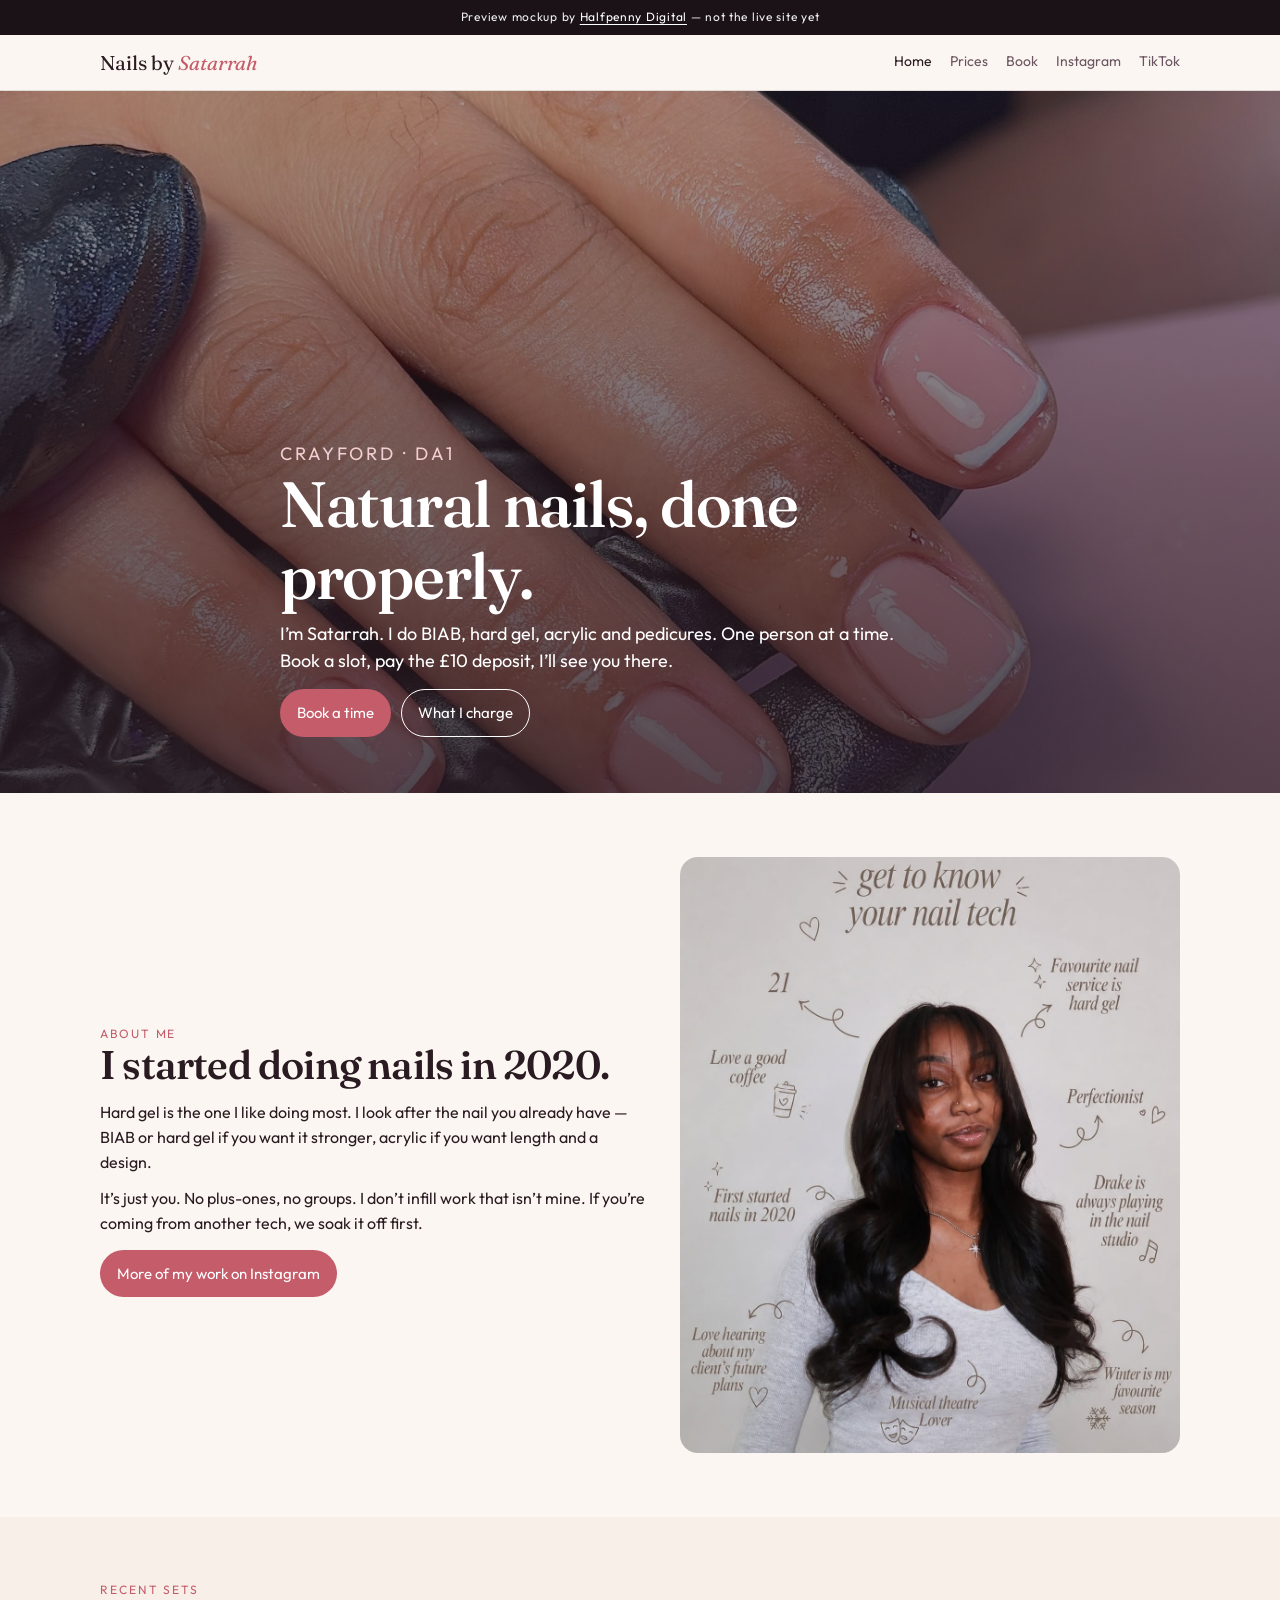
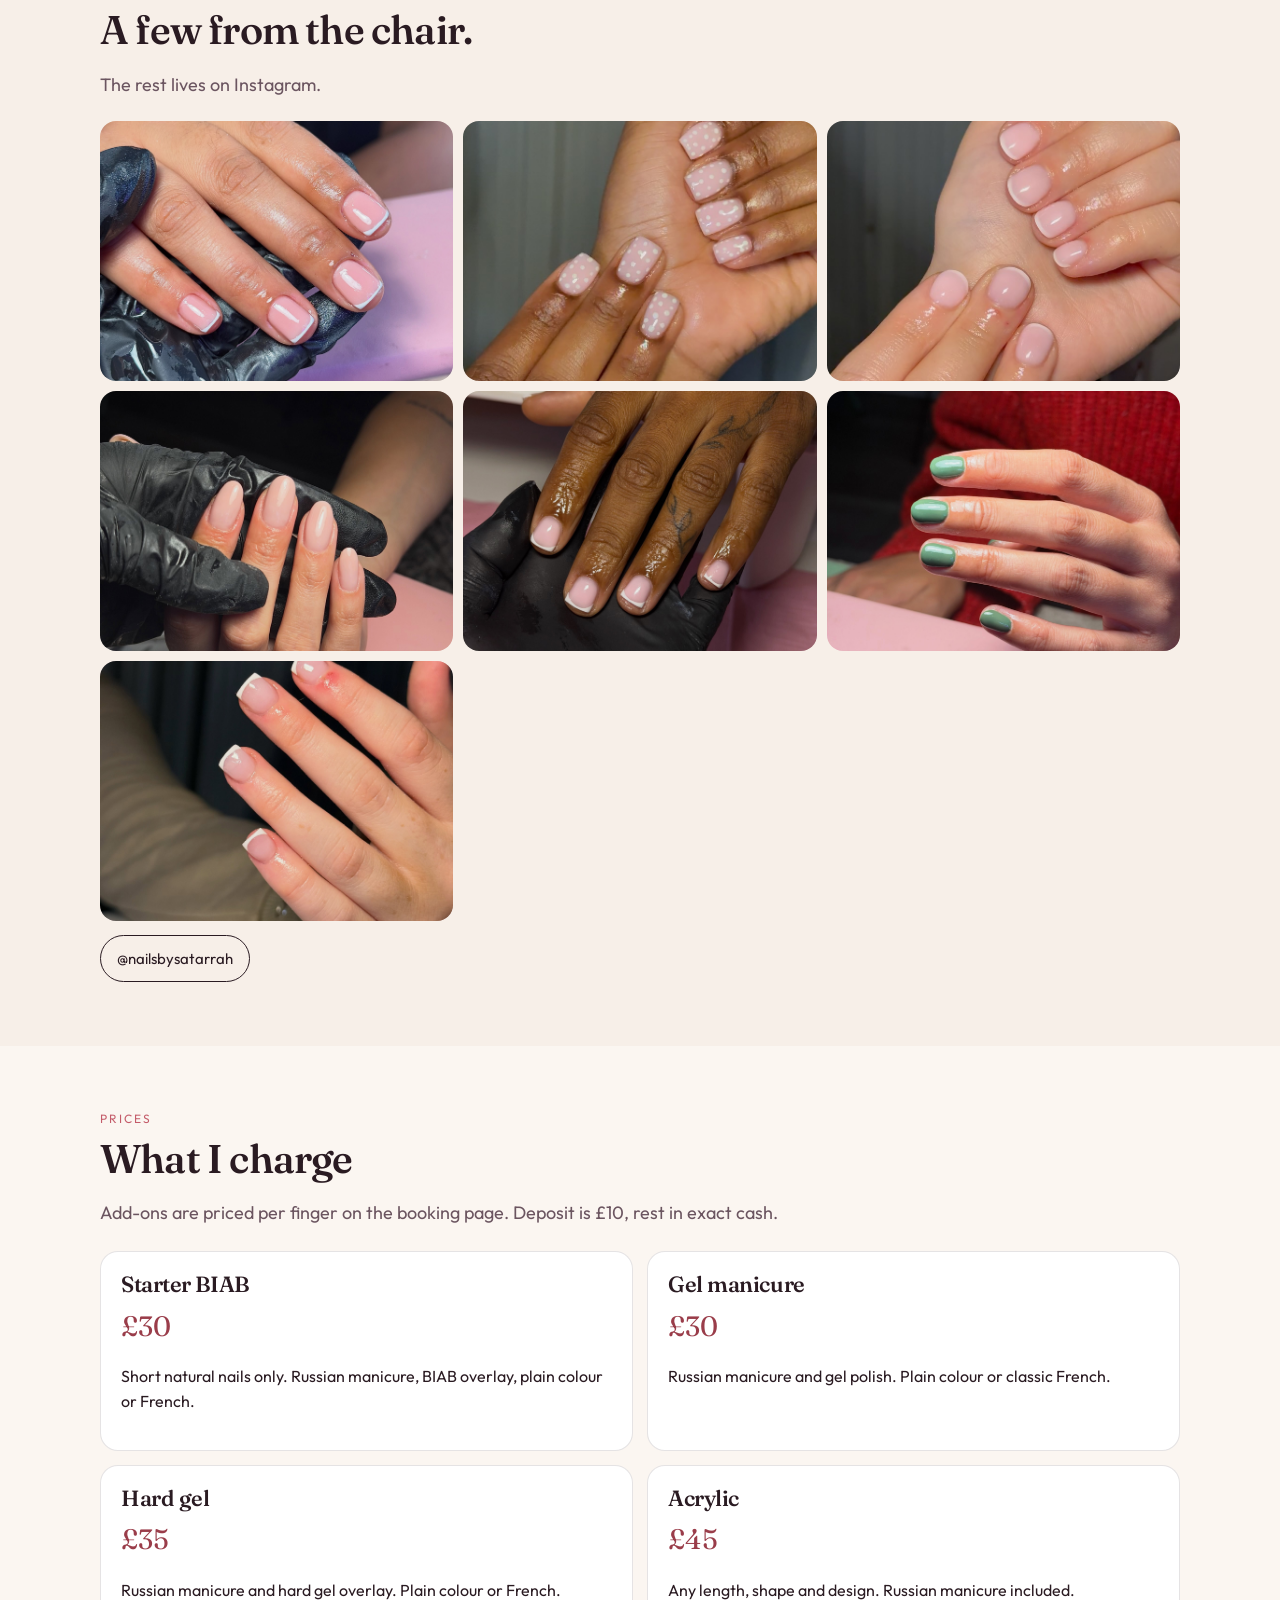
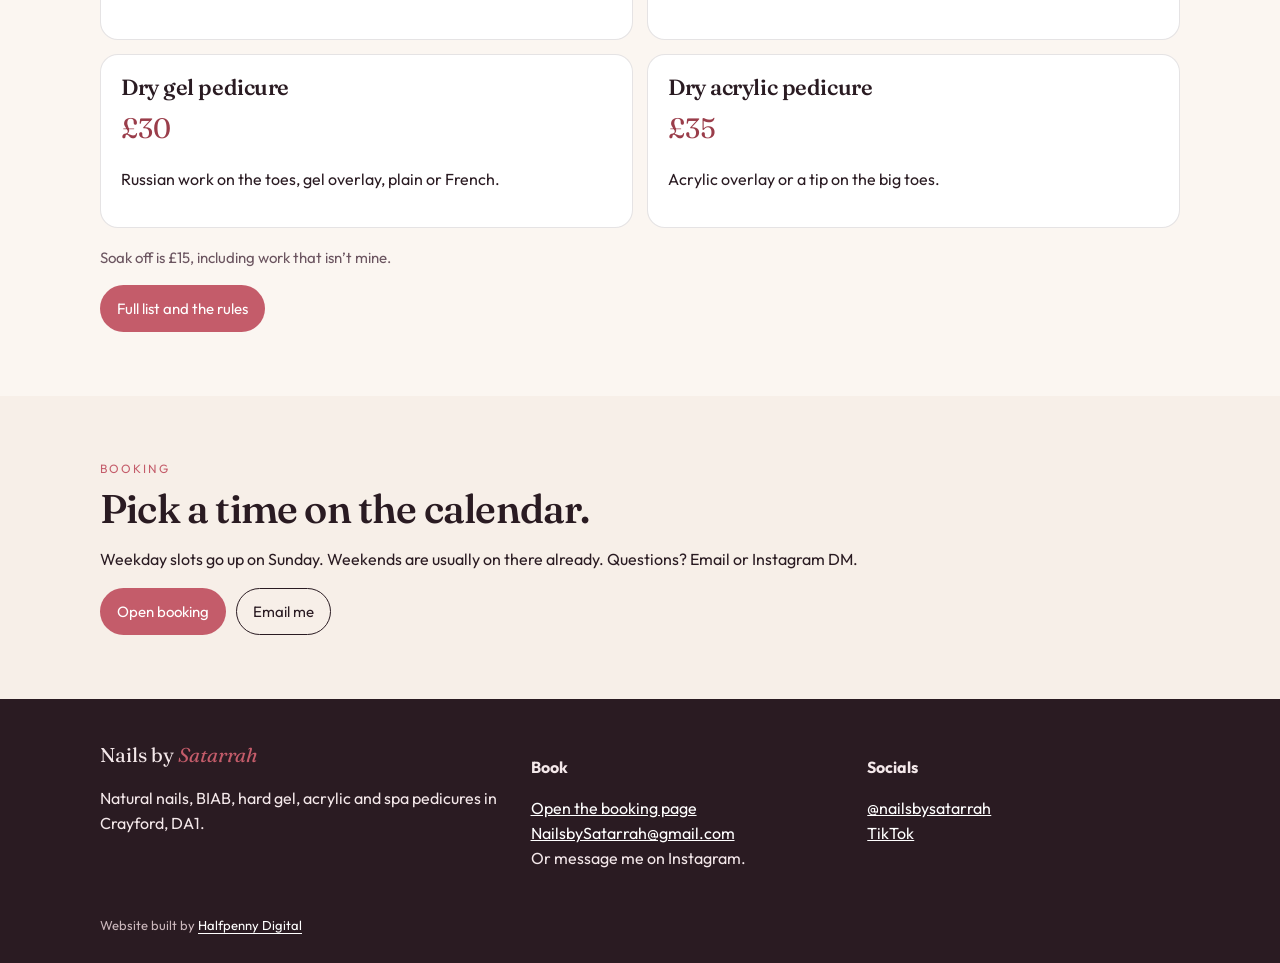
<file: index.html>
<!DOCTYPE html>
<html lang="en">
<head>
  <meta charset="utf-8" />
  <meta name="viewport" content="width=device-width, initial-scale=1" />
  <title>Nails by Satarrah — Crayford, DA1</title>
  <meta name="description" content="I’m Satarrah. Natural nails, BIAB, hard gel, acrylic and pedicures in Crayford. Book online." />
  <link rel="preconnect" href="https://fonts.googleapis.com" />
  <link rel="preconnect" href="https://fonts.gstatic.com" crossorigin />
  <link href="https://fonts.googleapis.com/css2?family=Fraunces:ital,opsz,wght@0,9..144,560;1,9..144,560&family=Outfit:wght@400;500;600&display=swap" rel="stylesheet" />
  <link rel="stylesheet" href="css/styles.css" />
</head>
<body>
  <div id="site-header"></div>

  <section class="hero">
    <img class="hero-img" src="photos/set-01.jpg" alt="French manicure just finished" />
    <div class="wrap hero-copy">
      <p class="kicker">Crayford · DA1</p>
      <h1>Natural nails, done properly.</h1>
      <p>I’m Satarrah. I do BIAB, hard gel, acrylic and pedicures. One person at a time. Book a slot, pay the £10 deposit, I’ll see you there.</p>
      <div class="btn-row">
        <a class="btn" href="https://nailsbysatarrah.as.me/schedule/821e058f" target="_blank" rel="noreferrer">Book a time</a>
        <a class="btn ghost" href="prices.html">What I charge</a>
      </div>
    </div>
  </section>

  <section class="section">
    <div class="wrap split">
      <div class="copy">
        <p class="kicker">About me</p>
        <h2>I started doing nails in 2020.</h2>
        <p>Hard gel is the one I like doing most. I look after the nail you already have — BIAB or hard gel if you want it stronger, acrylic if you want length and a design.</p>
        <p>It’s just you. No plus-ones, no groups. I don’t infill work that isn’t mine. If you’re coming from another tech, we soak it off first.</p>
        <div class="btn-row">
          <a class="btn" href="https://www.instagram.com/nailsbysatarrah/" target="_blank" rel="noreferrer">More of my work on Instagram</a>
        </div>
      </div>
      <figure class="photo-frame">
        <img src="photos/satarrah-about.jpg" alt="Satarrah, nail tech in Crayford" />
      </figure>
    </div>
  </section>

  <section class="section alt">
    <div class="wrap">
      <p class="kicker">Recent sets</p>
      <h2>A few from the chair.</h2>
      <p class="lede">The rest lives on Instagram.</p>
      <div class="gallery photos">
        <img src="photos/set-01.jpg" alt="Pink French set" />
        <img src="photos/set-02.jpg" alt="Pink polka dot set" />
        <img src="photos/set-03.jpg" alt="Recent set" />
        <img src="photos/set-04.jpg" alt="Recent set" />
        <img src="photos/set-05.jpg" alt="Recent set" />
        <img src="photos/set-06.jpg" alt="Recent set" />
        <img src="photos/set-acrylic-01.jpg" alt="Acrylic French set" />
      </div>
      <div class="btn-row">
        <a class="btn ghost" href="https://www.instagram.com/nailsbysatarrah/" target="_blank" rel="noreferrer">@nailsbysatarrah</a>
      </div>
    </div>
  </section>

  <section class="section">
    <div class="wrap">
      <p class="kicker">Prices</p>
      <h2>What I charge</h2>
      <p class="lede">Add-ons are priced per finger on the booking page. Deposit is £10, rest in exact cash.</p>
      <div class="cards two">
        <article class="card"><h3>Starter BIAB</h3><p class="price">£30</p><p>Short natural nails only. Russian manicure, BIAB overlay, plain colour or French.</p></article>
        <article class="card"><h3>Gel manicure</h3><p class="price">£30</p><p>Russian manicure and gel polish. Plain colour or classic French.</p></article>
        <article class="card"><h3>Hard gel</h3><p class="price">£35</p><p>Russian manicure and hard gel overlay. Plain colour or French.</p></article>
        <article class="card"><h3>Acrylic</h3><p class="price">£45</p><p>Any length, shape and design. Russian manicure included.</p></article>
        <article class="card"><h3>Dry gel pedicure</h3><p class="price">£30</p><p>Russian work on the toes, gel overlay, plain or French.</p></article>
        <article class="card"><h3>Dry acrylic pedicure</h3><p class="price">£35</p><p>Acrylic overlay or a tip on the big toes.</p></article>
      </div>
      <p class="note" style="margin-top:18px">Soak off is £15, including work that isn’t mine.</p>
      <div class="btn-row"><a class="btn" href="prices.html">Full list and the rules</a></div>
    </div>
  </section>

  <section class="section alt">
    <div class="wrap">
      <p class="kicker">Booking</p>
      <h2>Pick a time on the calendar.</h2>
      <p>Weekday slots go up on Sunday. Weekends are usually on there already. Questions? Email or Instagram DM.</p>
      <div class="btn-row">
        <a class="btn" href="https://nailsbysatarrah.as.me/schedule/821e058f" target="_blank" rel="noreferrer">Open booking</a>
        <a class="btn ghost" href="mailto:NailsbySatarrah@gmail.com">Email me</a>
      </div>
    </div>
  </section>

  <div id="site-footer"></div>
  <script src="js/site.js"></script>
</body>
</html>
</file>
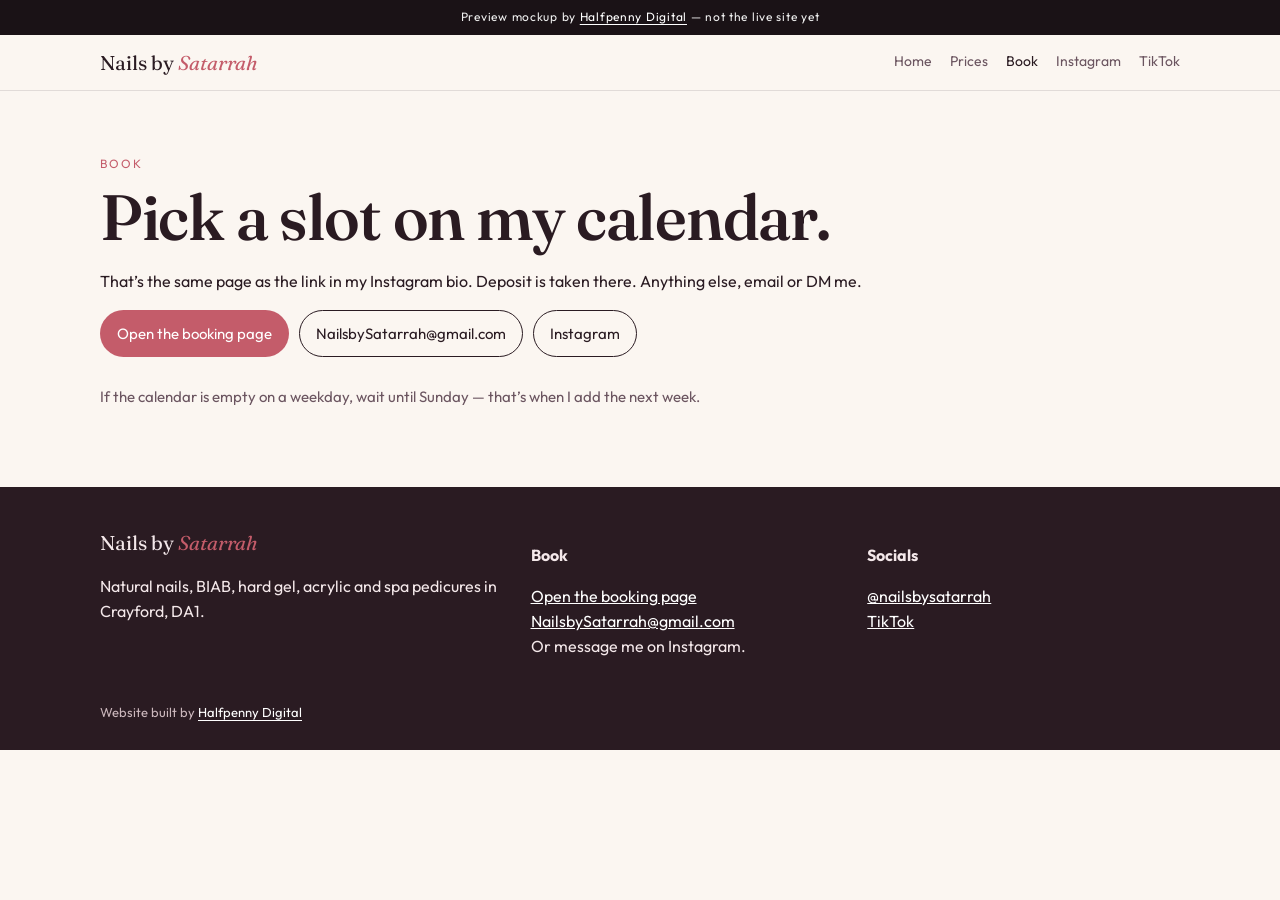
<file: book.html>
<!DOCTYPE html>
<html lang="en">
<head>
  <meta charset="utf-8" />
  <meta name="viewport" content="width=device-width, initial-scale=1" />
  <title>Book — Nails by Satarrah</title>
  <link rel="preconnect" href="https://fonts.googleapis.com" />
  <link rel="preconnect" href="https://fonts.gstatic.com" crossorigin />
  <link href="https://fonts.googleapis.com/css2?family=Fraunces:ital,opsz,wght@0,9..144,560;1,9..144,560&family=Outfit:wght@400;500;600&display=swap" rel="stylesheet" />
  <link rel="stylesheet" href="css/styles.css" />
</head>
<body>
  <div id="site-header"></div>
  <section class="section">
    <div class="wrap">
      <p class="kicker">Book</p>
      <h1>Pick a slot on my calendar.</h1>
      <p>That’s the same page as the link in my Instagram bio. Deposit is taken there. Anything else, email or DM me.</p>
      <div class="btn-row">
        <a class="btn" href="https://nailsbysatarrah.as.me/schedule/821e058f" target="_blank" rel="noreferrer">Open the booking page</a>
        <a class="btn ghost" href="mailto:NailsbySatarrah@gmail.com">NailsbySatarrah@gmail.com</a>
        <a class="btn ghost" href="https://www.instagram.com/nailsbysatarrah/" target="_blank" rel="noreferrer">Instagram</a>
      </div>
      <p class="note" style="margin-top:28px">If the calendar is empty on a weekday, wait until Sunday — that’s when I add the next week.</p>
    </div>
  </section>
  <div id="site-footer"></div>
  <script src="js/site.js"></script>
</body>
</html>
</file>
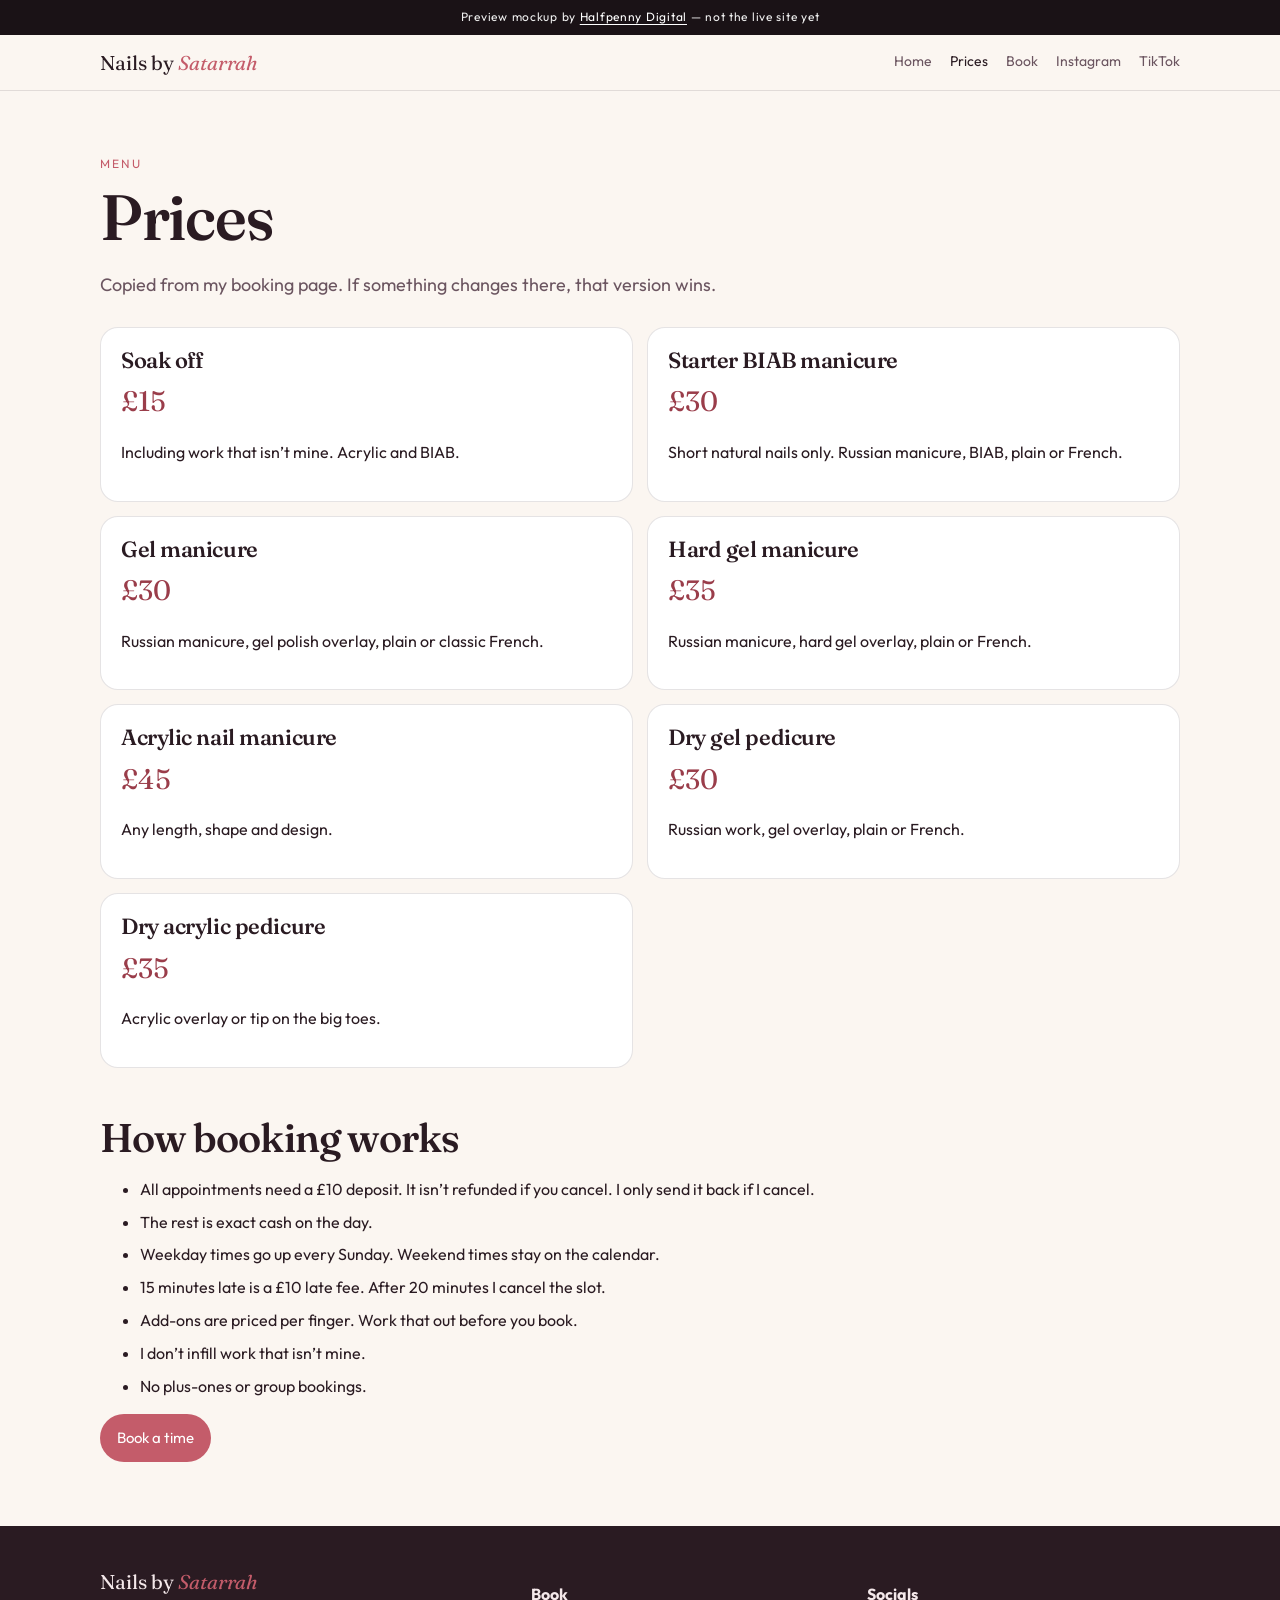
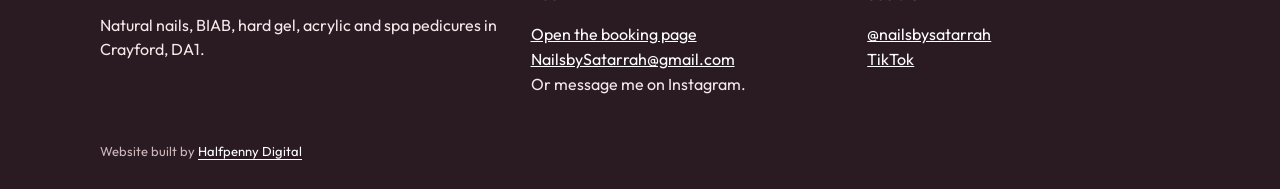
<file: prices.html>
<!DOCTYPE html>
<html lang="en">
<head>
  <meta charset="utf-8" />
  <meta name="viewport" content="width=device-width, initial-scale=1" />
  <title>Prices — Nails by Satarrah</title>
  <link rel="preconnect" href="https://fonts.googleapis.com" />
  <link rel="preconnect" href="https://fonts.gstatic.com" crossorigin />
  <link href="https://fonts.googleapis.com/css2?family=Fraunces:ital,opsz,wght@0,9..144,560;1,9..144,560&family=Outfit:wght@400;500;600&display=swap" rel="stylesheet" />
  <link rel="stylesheet" href="css/styles.css" />
</head>
<body>
  <div id="site-header"></div>
  <section class="section">
    <div class="wrap">
      <p class="kicker">Menu</p>
      <h1>Prices</h1>
      <p class="lede">Copied from my booking page. If something changes there, that version wins.</p>
      <div class="cards two" style="margin-top:28px">
        <article class="card"><h3>Soak off</h3><p class="price">£15</p><p>Including work that isn’t mine. Acrylic and BIAB.</p></article>
        <article class="card"><h3>Starter BIAB manicure</h3><p class="price">£30</p><p>Short natural nails only. Russian manicure, BIAB, plain or French.</p></article>
        <article class="card"><h3>Gel manicure</h3><p class="price">£30</p><p>Russian manicure, gel polish overlay, plain or classic French.</p></article>
        <article class="card"><h3>Hard gel manicure</h3><p class="price">£35</p><p>Russian manicure, hard gel overlay, plain or French.</p></article>
        <article class="card"><h3>Acrylic nail manicure</h3><p class="price">£45</p><p>Any length, shape and design.</p></article>
        <article class="card"><h3>Dry gel pedicure</h3><p class="price">£30</p><p>Russian work, gel overlay, plain or French.</p></article>
        <article class="card"><h3>Dry acrylic pedicure</h3><p class="price">£35</p><p>Acrylic overlay or tip on the big toes.</p></article>
      </div>
      <h2 style="margin-top:48px">How booking works</h2>
      <ul class="rules">
        <li>All appointments need a £10 deposit. It isn’t refunded if you cancel. I only send it back if I cancel.</li>
        <li>The rest is exact cash on the day.</li>
        <li>Weekday times go up every Sunday. Weekend times stay on the calendar.</li>
        <li>15 minutes late is a £10 late fee. After 20 minutes I cancel the slot.</li>
        <li>Add-ons are priced per finger. Work that out before you book.</li>
        <li>I don’t infill work that isn’t mine.</li>
        <li>No plus-ones or group bookings.</li>
      </ul>
      <div class="btn-row"><a class="btn" href="https://nailsbysatarrah.as.me/schedule/821e058f" target="_blank" rel="noreferrer">Book a time</a></div>
    </div>
  </section>
  <div id="site-footer"></div>
  <script src="js/site.js"></script>
</body>
</html>
</file>
<file: css/styles.css>
:root {
  --ink: #2a1b22;
  --ink-2: #3d2732;
  --paper: #f7efe8;
  --cream: #fbf6f1;
  --blush: #e8b4b8;
  --rose: #c45c6a;
  --rose-deep: #9a3d4a;
  --muted: #6b5560;
  --line: rgba(42, 27, 34, 0.12);
  --white: #fff;
}
* { box-sizing: border-box; }
html { scroll-behavior: smooth; }
body {
  margin: 0;
  font-family: "Outfit", system-ui, sans-serif;
  color: var(--ink);
  background: var(--cream);
  line-height: 1.55;
}
img { max-width: 100%; display: block; }
a { color: inherit; }
h1, h2, h3 {
  font-family: "Fraunces", Georgia, serif;
  font-weight: 560;
  letter-spacing: -0.02em;
  line-height: 1.12;
  margin: 0;
}
.preview-banner {
  background: #1a1216;
  color: #eee;
  font-size: 12px;
  letter-spacing: 0.06em;
  text-align: center;
  padding: 8px 12px;
}
.preview-banner a { color: #fff; text-underline-offset: 3px; }
.wrap { width: min(1080px, calc(100% - 32px)); margin: 0 auto; }
#site-header { position: sticky; top: 0; z-index: 50; }
.site-header {
  background: rgba(251, 246, 241, 0.94);
  border-bottom: 1px solid var(--line);
  backdrop-filter: blur(10px);
}
.header-inner {
  display: flex;
  align-items: center;
  justify-content: space-between;
  gap: 16px;
  padding: 12px 0;
}
.brand {
  font-family: "Fraunces", Georgia, serif;
  font-size: 20px;
  text-decoration: none;
}
.brand span { color: var(--rose); font-style: italic; }
.desk-nav { display: none; flex-wrap: wrap; gap: 8px 18px; }
.desk-nav a { text-decoration: none; font-size: 14px; color: var(--muted); }
.desk-nav a:hover, .desk-nav a.active { color: var(--ink); }
.menu-btn {
  width: 44px; height: 44px;
  border: 1px solid var(--line);
  background: var(--white);
  border-radius: 999px;
  display: inline-flex;
  flex-direction: column;
  align-items: center;
  justify-content: center;
  gap: 5px;
  cursor: pointer;
}
.menu-btn span { display: block; width: 16px; height: 1.5px; background: var(--ink); transition: 0.15s ease; }
.menu-open .menu-btn span:nth-child(1) { transform: translateY(6.5px) rotate(45deg); }
.menu-open .menu-btn span:nth-child(2) { opacity: 0; }
.menu-open .menu-btn span:nth-child(3) { transform: translateY(-6.5px) rotate(-45deg); }
.mobile-nav {
  position: fixed; inset: 0; z-index: 40;
  background: var(--cream);
  padding: 96px 24px 40px;
}
.mobile-nav nav { display: flex; flex-direction: column; gap: 8px; }
.mobile-nav a {
  font-family: "Fraunces", Georgia, serif;
  font-size: 34px;
  text-decoration: none;
  line-height: 1.15;
}
.mobile-cta {
  display: none;
  position: fixed;
  left: 0; right: 0; bottom: 0;
  z-index: 45;
  gap: 8px;
  padding: 10px 12px calc(10px + env(safe-area-inset-bottom));
  background: rgba(251, 246, 241, 0.96);
  border-top: 1px solid var(--line);
}
.mobile-cta .btn { flex: 1; text-align: center; }
.hero {
  position: relative;
  min-height: 58vh;
  display: flex;
  align-items: flex-end;
  overflow: hidden;
  color: #fff;
  background: #2a1b22;
}
.hero-img {
  position: absolute;
  inset: 0;
  width: 100%;
  height: 100%;
  object-fit: cover;
  object-position: center 42%;
}
.hero::after {
  content: "";
  position: absolute;
  inset: 0;
  background: linear-gradient(180deg, rgba(42,27,34,0.35) 0%, rgba(42,27,34,0.62) 55%, rgba(42,27,34,0.78) 100%);
}
.hero-copy {
  position: relative;
  z-index: 1;
  padding: 16px 0 28px;
  max-width: 720px;
}
.hero .kicker { color: #f3cfd3; }
.hero .btn.ghost { color: #fff; }
.kicker {
  text-transform: uppercase;
  letter-spacing: 0.16em;
  font-size: 12px;
  margin: 0 0 8px;
  color: var(--rose);
}
h1 { font-size: clamp(30px, 7.4vw, 64px); }
h2 { font-size: clamp(28px, 4vw, 40px); }
.lede { font-size: 18px; color: var(--muted); }
.hero p { max-width: 36em; margin: 8px 0 0; font-size: 15px; }
.btn-row { display: flex; flex-wrap: wrap; gap: 10px; margin-top: 14px; }
.btn {
  display: inline-block;
  background: var(--rose);
  color: #fff;
  text-decoration: none;
  padding: 11px 16px;
  border-radius: 999px;
  font-size: 15px;
  border: 1px solid transparent;
}
.btn.ghost {
  background: transparent;
  color: inherit;
  border-color: currentColor;
}
.section { padding: 48px 0; }
.section.alt { background: var(--paper); }
.split { display: grid; gap: 28px; }
.copy p { margin: 12px 0 0; }
.photo-frame {
  margin: 0;
  border-radius: 18px;
  overflow: hidden;
  background: #ddd;
}
.photo-frame img {
  width: 100%;
  height: 100%;
  object-fit: cover;
  min-height: 280px;
}
.cards { display: grid; gap: 14px; margin-top: 24px; }
.card {
  background: var(--white);
  border: 1px solid var(--line);
  border-radius: 18px;
  padding: 20px;
}
.card h3 { font-size: 22px; }
.price { font-family: "Fraunces", Georgia, serif; font-size: 28px; margin: 8px 0 0; color: var(--rose-deep); }
.note { color: var(--muted); font-size: 15px; }
.gallery {
  display: grid;
  grid-template-columns: 1fr 1fr;
  gap: 10px;
  margin-top: 22px;
}
.gallery.photos img {
  width: 100%;
  height: 220px;
  object-fit: cover;
  border-radius: 16px;
  background: #e8d5d8;
}
footer { background: var(--ink); color: #f4e8ea; padding: 40px 0 28px; }
.footer-grid { display: grid; gap: 24px; }
footer a { color: #fff; }
.credit { margin-top: 28px; font-size: 13px; color: #cbb7bc; }
.credit a { text-decoration: underline; text-underline-offset: 3px; }
.rules li { margin: 0 0 8px; }
@media (min-width: 820px) {
  .desk-nav { display: flex; }
  .menu-btn, .mobile-nav, .mobile-cta { display: none !important; }
  .hero { min-height: 78vh; }
  .hero-copy { padding: 48px 0 56px; }
  .hero p { font-size: 18px; }
  .section { padding: 64px 0; }
  .split { grid-template-columns: 1.05fr 0.95fr; align-items: center; }
  .cards.two { grid-template-columns: 1fr 1fr; }
  .gallery { grid-template-columns: 1fr 1fr 1fr; }
  .gallery.photos img { height: 260px; }
  .footer-grid { grid-template-columns: 1.3fr 1fr 1fr; }
}
@media (max-width: 819px) {
  .mobile-cta { display: flex; }
  body { padding-bottom: 84px; }
  .hero {
    min-height: 0;
    height: min(390px, calc(100svh - 220px));
    align-items: center;
  }
  .hero-copy { padding: 8px 0; }
  .hero p { font-size: 14px; line-height: 1.4; }
}
</file>
